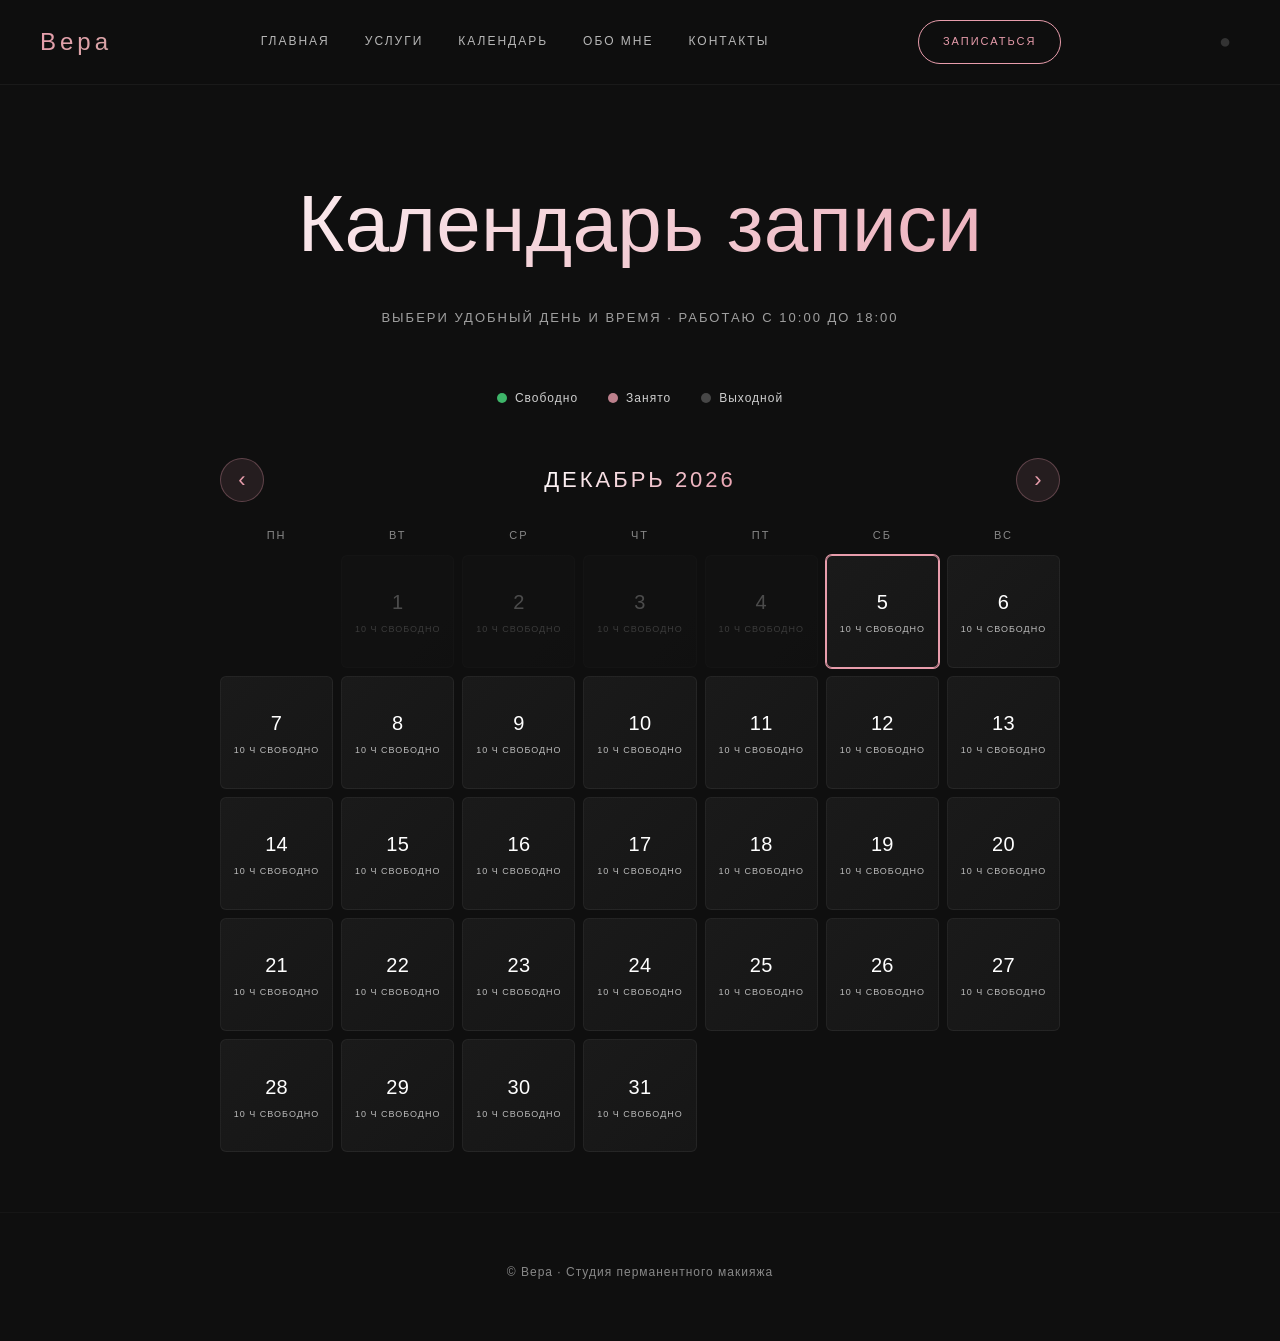
<file: calendar.html>
<!DOCTYPE html>
<html lang="ru">
<head>
<meta charset="UTF-8">
<title>Календарь записи — Вера</title>
<meta name="description" content="Свободные дни и часы для записи на перманентный макияж">
<meta name="viewport" content="width=device-width, initial-scale=1.0, maximum-scale=1.0">
<meta http-equiv="Cache-Control" content="no-cache, no-store, must-revalidate">
<meta http-equiv="Pragma" content="no-cache">
<meta http-equiv="Expires" content="0">
<link rel="stylesheet" href="css/style.css">
<link rel="stylesheet" href="css/calendar.css">
</head>
<body>

<header id="header">
  <a href="index.html" class="logo" data-edit="site-name">Вера</a>
  <nav>
    <a href="index.html" data-edit="nav-home">Главная</a>
    <a href="services.html" data-edit="nav-services">Услуги</a>
    <a href="calendar.html" data-edit="nav-calendar">Календарь</a>
    <a href="about.html" data-edit="nav-about">Обо мне</a>
    <a href="contacts.html" data-edit="nav-contacts">Контакты</a>
  </nav>
  <a href="https://vk.com/veronikaavakyan" class="btn-book" data-edit="btn-book">Записаться</a>
  <button id="editBtn" class="btn-edit" style="display:none">✏ Редактировать</button>
  <button id="adminBtn" title="Админ">●</button>
</header>

<section class="page-hero">
  <h1 data-edit="cal-h1">Календарь записи</h1>
  <p data-edit="cal-sub">Выбери удобный день и время · работаю с 10:00 до 18:00</p>
</section>

<!-- Легенда -->
<section class="cal-legend">
  <div class="legend-item"><span class="dot free"></span>Свободно</div>
  <div class="legend-item"><span class="dot busy"></span>Занято</div>
  <div class="legend-item"><span class="dot off"></span>Выходной</div>
  <div class="legend-item admin-only"><span class="dot booked"></span>Запись клиента</div>
</section>

<!-- Контейнер календаря -->
<section class="calendar-wrap">
  <div class="cal-nav">
    <button id="prevMonth">‹</button>
    <h2 id="monthLabel">—</h2>
    <button id="nextMonth">›</button>
  </div>

  <div class="cal-weekdays">
    <span>Пн</span><span>Вт</span><span>Ср</span><span>Чт</span><span>Пт</span><span>Сб</span><span>Вс</span>
  </div>

  <div class="cal-grid" id="calGrid"></div>
</section>

<!-- Панель часов выбранного дня -->
<section class="day-panel" id="dayPanel" style="display:none">
  <div class="day-panel-head">
    <h3 id="dayTitle">—</h3>
    <button id="dayClose">✕</button>
  </div>

  <!-- Только для админа -->
  <div class="admin-day-controls admin-only">
    <button id="toggleDayOff">🌙 Сделать выходным</button>
    <button id="clearDay">♻ Очистить день</button>
  </div>

  <div class="hours-grid" id="hoursGrid"></div>

  <!-- Кнопка записи для клиента -->
  <div class="day-cta client-only">
    <p>Понравился слот? Напиши мне в VK — закреплю время за тобой.</p>
    <a href="https://vk.com/veronikaavakyan" class="big-btn">Записаться в VK</a>
  </div>
</section>

<!-- Модалка добавления записи (только админ) -->
<div id="bookingModal" class="admin-modal">
  <div class="admin-box booking-box">
    <h3>Запись клиента</h3>
    <p id="bookingSlotInfo" style="opacity:.6;font-size:13px"></p>
    <input type="text" id="clientName" placeholder="Имя клиента">
    <input type="text" id="clientPhone" placeholder="Телефон / Telegram">
    <select id="clientService">
      <option value="Перманент губ">Перманент губ</option>
      <option value="Перманент бровей">Перманент бровей</option>
      <option value="Межресничка / Стрелки">Межресничка / Стрелки</option>
      <option value="Художественное тату">Художественное тату</option>
      <option value="Коррекция">Коррекция</option>
      <option value="Удаление">Удаление</option>
      <option value="Другое">Другое</option>
    </select>
    <textarea id="clientNote" placeholder="Заметка (необязательно)" rows="2"></textarea>
    <div class="booking-btns">
      <button id="bookingSave">Сохранить запись</button>
      <button id="bookingDelete" style="background:#3a1f1f;color:#e89dac;border:1px solid #5a2a2a">🗑 Удалить</button>
      <button id="bookingCancel">Отмена</button>
    </div>
  </div>
</div>

<footer>
  <p data-edit="footer-text">© Вера · Студия перманентного макияжа</p>
</footer>

<!-- Общая админка -->
<div id="adminModal" class="admin-modal">
  <div class="admin-box">
    <h3>Вход администратора</h3>
    <input type="password" id="adminPass" placeholder="Пароль">
    <button id="adminLogin">Войти</button>
    <button id="adminClose">Отмена</button>
  </div>
</div>
<div id="adminPanel" class="admin-panel">
  <span>🔓 Админ режим — кликай по часам чтобы добавить запись</span>
  <button id="setupGitHubToken">🔑 Настроить токен</button>
  <button id="calendarSave">💾 Сохранить в GitHub</button>
  <button id="adminExport">📄 История</button>
  <button id="adminExportJSON">💾 Бэкап</button>
  <button id="adminImport">⬆ Импорт</button>
  <button id="adminLogout">Выйти</button>
  <input type="file" id="importFile" accept="application/json" style="display:none">
</div>

<script src="js/github-sync.js"></script>
<script src="js/main.js"></script>
<script src="js/calendar.js"></script>
</body>
</html>
</file>
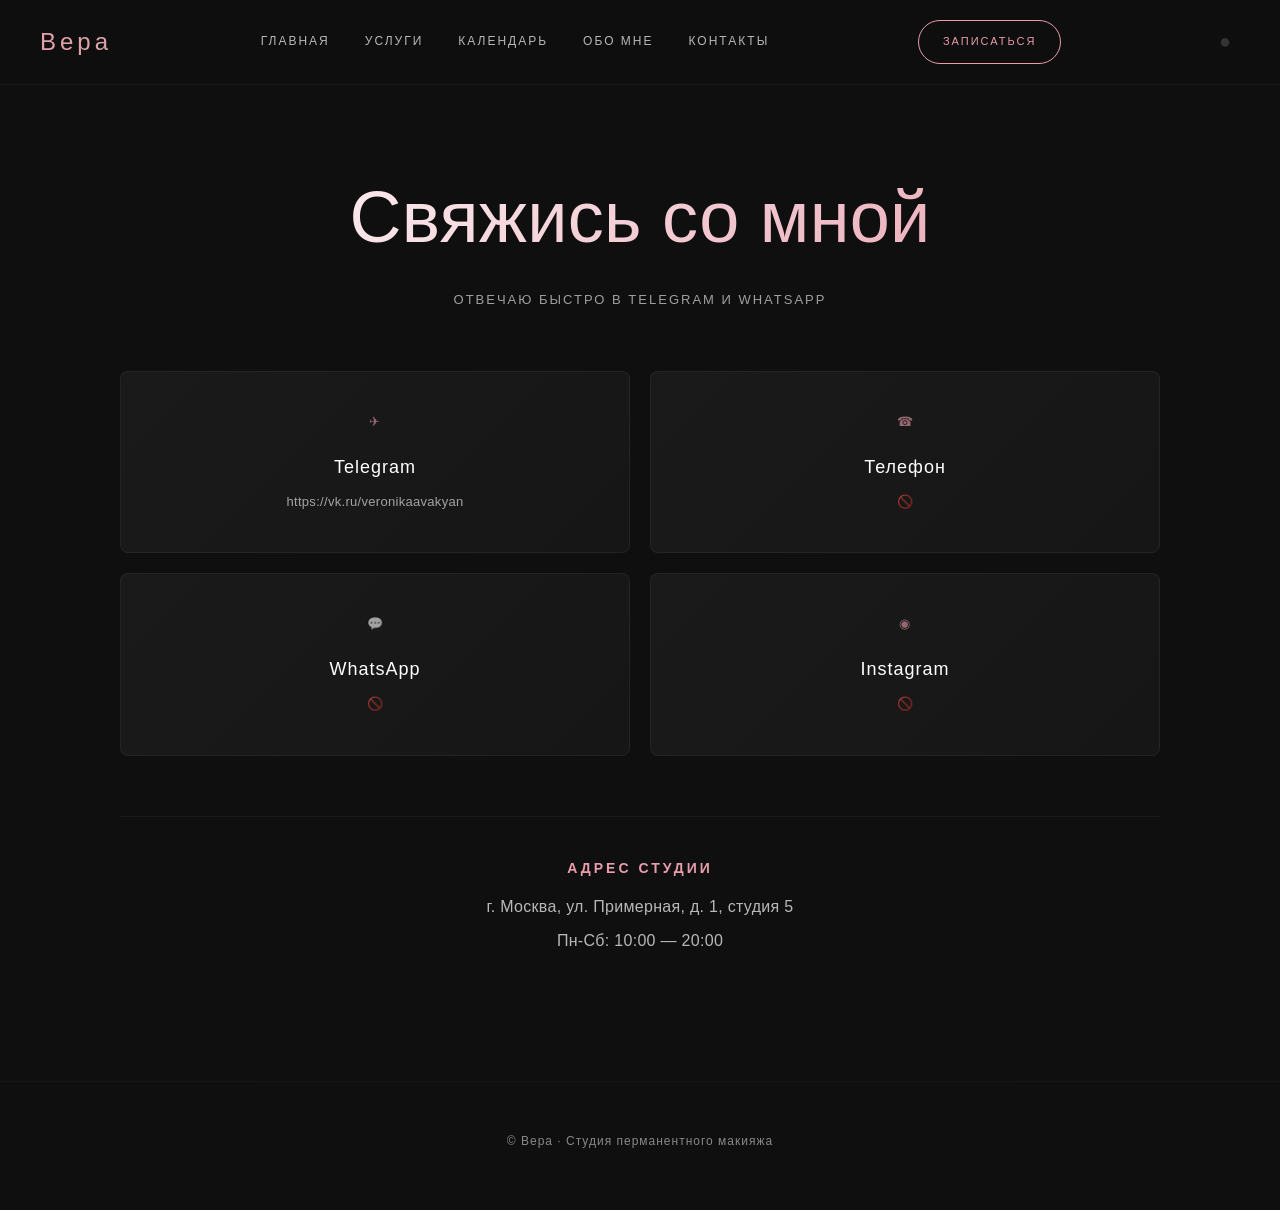
<file: contacts.html>
<!DOCTYPE html>
<html lang="ru">
<head>
<meta charset="UTF-8">
<title>Контакты — Вера</title>
<meta name="viewport" content="width=device-width, initial-scale=1.0, maximum-scale=1.0">
<meta http-equiv="Cache-Control" content="no-cache, no-store, must-revalidate">
<meta http-equiv="Pragma" content="no-cache">
<meta http-equiv="Expires" content="0">
<link rel="stylesheet" href="css/style.css">
</head>
<body>

<header id="header">
  <a href="index.html" class="logo" data-edit="site-name">Вера</a>
  <nav>
    <a href="index.html" data-edit="nav-home">Главная</a>
    <a href="services.html" data-edit="nav-services">Услуги</a>
    <a href="calendar.html" data-edit="nav-calendar">Календарь</a>
    <a href="about.html" data-edit="nav-about">Обо мне</a>
    <a href="contacts.html" data-edit="nav-contacts">Контакты</a>
  </nav>
  <a href="https://vk.com/veronikaavakyan" class="btn-book" data-edit="btn-book">Записаться</a>
  <button id="editBtn" class="btn-edit" style="display:none">✏ Редактировать</button>
  <button id="adminBtn">●</button>
</header>

<section class="contacts-section">
  <h1 data-edit="contacts-h1">Свяжись со мной</h1>
  <p data-edit="contacts-sub">Отвечаю быстро в Telegram и WhatsApp</p>

  <div class="contacts-grid">
    <a href="https://vk.ru/veronikaavakyan" class="contact-card tg">
      <span class="contact-icon">✈</span>
      <b data-edit="cnt-1-title">Telegram</b>
      <span data-edit="cnt-1-val">https://vk.ru/veronikaavakyan</span>
    </a>
    <a href="🚫" class="contact-card phone">
      <span class="contact-icon">☎</span>
      <b data-edit="cnt-2-title">Телефон</b>
      <span data-edit="cnt-2-val">🚫</span>
    </a>
    <a href="🚫" class="contact-card wa">
      <span class="contact-icon">💬</span>
      <b data-edit="cnt-3-title">WhatsApp</b>
      <span data-edit="cnt-3-val">🚫</span>
    </a>
    <a href="#" class="contact-card ig">
      <span class="contact-icon">◉</span>
      <b data-edit="cnt-4-title">Instagram</b>
      <span data-edit="cnt-4-val">🚫</span>
    </a>
  </div>

  <div class="address-block">
    <h3 data-edit="addr-title">Адрес студии</h3>
    <p data-edit="addr-text">г. Москва, ул. Примерная, д. 1, студия 5</p>
    <p data-edit="addr-hours">Пн-Сб: 10:00 — 20:00</p>
  </div>
</section>

<footer>
  <p data-edit="footer-text">© Вера · Студия перманентного макияжа</p>
</footer>

<div id="adminModal" class="admin-modal">
  <div class="admin-box">
    <h3>Вход администратора</h3>
    <input type="password" id="adminPass" placeholder="Пароль">
    <button id="adminLogin">Войти</button>
    <button id="adminClose">Отмена</button>
  </div>
</div>
<div id="adminPanel" class="admin-panel">
  <span>🔓 Админ режим</span>
  <button id="adminSave">💾 Сохранить</button>
  <button id="adminLogout">Выйти</button>
</div>

<script src="js/github-sync.js"></script>
<script src="js/main.js"></script>
</body>
</html>
</file>
<file: css/style.css>
/* === RESET === */
*{margin:0;padding:0;box-sizing:border-box;-webkit-tap-highlight-color:transparent}
html,body{overflow-x:hidden}
body{
  font-family:'Helvetica Neue',Arial,sans-serif;
  background:#0f0f0f;color:#fff;
  font-weight:300;letter-spacing:0.3px;
  line-height:1.6;
}
a{color:inherit;text-decoration:none}
img{max-width:100%;display:block}

/* === PRELOADER === */
#loader{
  position:fixed;inset:0;background:#0f0f0f;z-index:9999;
  display:flex;flex-direction:column;align-items:center;justify-content:center;
  transition:opacity .8s;
}
#loader.hide{opacity:0;pointer-events:none}
.loader-timeline{display:flex;align-items:center;gap:20px;margin-bottom:30px;font-size:11px;letter-spacing:3px;color:#888}
.loader-timeline .line{width:120px;height:1px;background:#444}
.loader-bar{width:200px;height:2px;background:#222;overflow:hidden}
.loader-fill{height:100%;background:#e89dac;animation:fill 2s ease forwards}
@keyframes fill{from{width:0}to{width:100%}}
.loader-name{margin-top:30px;font-size:32px;letter-spacing:8px;font-weight:200}

/* === HEADER === */
#header{
  position:fixed;top:0;left:0;right:0;z-index:100;
  display:flex;align-items:center;justify-content:space-between;
  padding:20px 40px;
  background:rgba(15,15,15,0.85);
  backdrop-filter:blur(20px);
  -webkit-backdrop-filter:blur(20px);
  border-bottom:1px solid rgba(255,255,255,0.05);
}
.logo{
  font-size:24px;font-weight:300;letter-spacing:4px;
  background:linear-gradient(135deg,#e89dac,#d4a5a5);
  -webkit-background-clip:text;-webkit-text-fill-color:transparent;
  background-clip:text;
}
#header nav{display:flex;gap:35px}
#header nav a{
  font-size:12px;letter-spacing:2px;text-transform:uppercase;
  opacity:0.7;transition:opacity .3s;
}
#header nav a:hover{opacity:1}
.btn-book{
  padding:12px 24px;
  border:1px solid #e89dac;
  border-radius:50px;
  font-size:11px;letter-spacing:2px;text-transform:uppercase;
  color:#e89dac;transition:all .3s;
}
.btn-book:hover{background:#e89dac;color:#0f0f0f}
.btn-edit{
  padding:12px 24px;
  border:1px solid #4CAF50;
  border-radius:50px;
  font-size:11px;letter-spacing:2px;text-transform:uppercase;
  color:#4CAF50;transition:all .3s;
  background:none;cursor:pointer;
}
.btn-edit:hover{background:#4CAF50;color:#0f0f0f}
#adminBtn{
  background:none;border:none;color:#333;font-size:20px;cursor:pointer;
  width:30px;height:30px;
}
#adminBtn:hover{color:#e89dac}

/* === HERO === */
#hero{
  min-height:100vh;display:flex;align-items:center;justify-content:center;
  text-align:center;padding:120px 20px 60px;
  background:radial-gradient(ellipse at center,#1a1a1a 0%,#0f0f0f 70%);
  position:relative;overflow:hidden;
}
#hero::before{
  content:'';position:absolute;inset:0;
  background:url('https://images.unsplash.com/photo-1487412947147-5cebf100ffc2?w=1920&q=80') center/cover;
  opacity:0.15;filter:blur(2px);
}
.hero-text{position:relative;z-index:2}
.hero-text h1{
  font-size:clamp(48px,8vw,120px);
  font-weight:200;line-height:1;
  letter-spacing:-2px;margin-bottom:30px;
  background:linear-gradient(135deg,#fff 0%,#e89dac 50%,#d4a5a5 100%);
  -webkit-background-clip:text;-webkit-text-fill-color:transparent;
  background-clip:text;
}
.hero-text p{
  font-size:14px;letter-spacing:4px;text-transform:uppercase;
  opacity:0.6;margin-bottom:40px;
}
.hero-cta{
  display:inline-block;padding:18px 40px;
  border:1px solid rgba(232,157,172,0.5);
  border-radius:50px;
  font-size:13px;letter-spacing:3px;text-transform:uppercase;
  transition:all .4s;
  background:rgba(232,157,172,0.1);
}
.hero-cta:hover{background:#e89dac;color:#0f0f0f;transform:translateY(-2px)}

/* === WORKS GRID (стиль WeLoveNoise) === */
#works{padding:100px 30px;max-width:1400px;margin:0 auto}
.section-title{
  font-size:14px;letter-spacing:4px;text-transform:uppercase;
  text-align:center;opacity:0.5;margin-bottom:60px;
}
.works-grid{
  display:grid;
  grid-template-columns:repeat(4,1fr);
  grid-auto-rows:200px;
  gap:15px;
}
.work-item{
  position:relative;overflow:hidden;border-radius:4px;
  background:#1a1a1a;cursor:pointer;
}
.work-item.big{grid-column:span 2;grid-row:span 2}
.work-item img{
  width:100%;height:100%;object-fit:cover;
  transition:transform .8s,filter .4s;
  filter:grayscale(20%) brightness(0.8);
}
.work-item:hover img{transform:scale(1.08);filter:grayscale(0) brightness(1)}
.work-item span{
  position:absolute;bottom:20px;left:20px;
  font-size:12px;letter-spacing:2px;text-transform:uppercase;
  background:rgba(0,0,0,0.6);padding:8px 14px;border-radius:3px;
  opacity:0;transform:translateY(10px);transition:all .4s;
}
.work-item:hover span{opacity:1;transform:translateY(0)}

/* === FEATURES === */
#features{
  display:grid;grid-template-columns:repeat(3,1fr);
  gap:30px;padding:80px 40px;max-width:1400px;margin:0 auto;
}
.feature{
  padding:50px 30px;
  background:linear-gradient(135deg,#1a1a1a 0%,#161616 100%);
  border:1px solid rgba(255,255,255,0.05);
  border-radius:8px;transition:transform .4s;
}
.feature:hover{transform:translateY(-8px);border-color:rgba(232,157,172,0.3)}
.feature-num{
  font-size:48px;font-weight:100;color:#e89dac;margin-bottom:20px;
}
.feature h3{
  font-size:20px;font-weight:400;margin-bottom:15px;letter-spacing:1px;
}
.feature p{font-size:14px;opacity:0.6;line-height:1.7}

/* === CTA BLOCK === */
#cta-block{
  padding:120px 30px;text-align:center;
  background:linear-gradient(135deg,#1a1212 0%,#0f0f0f 100%);
}
#cta-block h2{
  font-size:clamp(32px,5vw,56px);font-weight:200;margin-bottom:20px;
  background:linear-gradient(135deg,#fff,#e89dac);
  -webkit-background-clip:text;-webkit-text-fill-color:transparent;
  background-clip:text;
}
#cta-block p{opacity:0.6;margin-bottom:40px;letter-spacing:2px;font-size:13px;text-transform:uppercase}
.big-btn{
  display:inline-block;padding:22px 50px;
  background:linear-gradient(135deg,#e89dac,#d4a5a5);
  color:#0f0f0f;border-radius:50px;
  font-size:13px;letter-spacing:3px;text-transform:uppercase;font-weight:500;
  transition:all .4s;
  box-shadow:0 10px 40px rgba(232,157,172,0.3);
}
.big-btn:hover{transform:translateY(-3px);box-shadow:0 15px 50px rgba(232,157,172,0.5)}

/* === PAGE HERO === */
.page-hero{
  padding:160px 30px 60px;text-align:center;
}
.page-hero h1{
  font-size:clamp(40px,7vw,80px);font-weight:200;
  background:linear-gradient(135deg,#fff,#e89dac);
  -webkit-background-clip:text;-webkit-text-fill-color:transparent;
  background-clip:text;margin-bottom:20px;
}
.page-hero p{opacity:0.6;letter-spacing:2px;font-size:13px;text-transform:uppercase}

/* === SERVICES LIST === */
.services-list{max-width:1200px;margin:0 auto;padding:60px 30px}
.service-card{
  display:grid;grid-template-columns:1fr 1fr;gap:50px;
  align-items:center;margin-bottom:100px;
}
.service-card.reverse{direction:rtl}
.service-card.reverse .service-info{direction:ltr}
.service-card img{
  width:100%;height:400px;object-fit:cover;border-radius:8px;
  filter:grayscale(15%);transition:filter .4s;
}
.service-card:hover img{filter:grayscale(0)}
.service-info h2{
  font-size:36px;font-weight:300;margin-bottom:20px;letter-spacing:1px;
}
.service-info p{opacity:0.7;font-size:15px;line-height:1.8;margin-bottom:25px}
.price{
  display:inline-block;font-size:24px;color:#e89dac;font-weight:300;
  padding:10px 25px;border:1px solid rgba(232,157,172,0.3);border-radius:50px;
}

/* === ABOUT === */
.about-section{
  display:grid;grid-template-columns:1fr 1fr;gap:80px;
  max-width:1200px;margin:0 auto;padding:160px 30px 80px;
  align-items:center;
}
.about-photo img{
  width:100%;height:600px;object-fit:cover;border-radius:8px;
  filter:grayscale(10%);
}
.about-label{
  font-size:11px;letter-spacing:4px;color:#e89dac;text-transform:uppercase;
}
.about-text h1{
  font-size:56px;font-weight:200;margin:15px 0 30px;
  background:linear-gradient(135deg,#fff,#e89dac);
  -webkit-background-clip:text;-webkit-text-fill-color:transparent;
  background-clip:text;
}
.about-text p{opacity:0.7;margin-bottom:20px;line-height:1.8}
.stats{display:flex;gap:40px;margin-top:40px}
.stats > div{display:flex;flex-direction:column}
.stats b{font-size:36px;color:#e89dac;font-weight:200}
.stats span{font-size:12px;letter-spacing:2px;opacity:0.6;text-transform:uppercase;margin-top:5px}

.quote-section{
  text-align:center;padding:80px 30px;max-width:900px;margin:0 auto;
}
.quote-section blockquote{
  font-size:clamp(20px,3vw,32px);font-weight:200;font-style:italic;
  line-height:1.5;margin-bottom:30px;
  color:#e89dac;
}
.quote-section cite{opacity:0.5;letter-spacing:2px;font-size:12px;text-transform:uppercase;font-style:normal}

/* === CONTACTS === */
.contacts-section{
  max-width:1100px;margin:0 auto;padding:160px 30px 80px;text-align:center;
}
.contacts-section h1{
  font-size:clamp(40px,6vw,72px);font-weight:200;margin-bottom:15px;
  background:linear-gradient(135deg,#fff,#e89dac);
  -webkit-background-clip:text;-webkit-text-fill-color:transparent;
  background-clip:text;
}
.contacts-section > p{opacity:0.6;letter-spacing:2px;font-size:13px;text-transform:uppercase;margin-bottom:60px}
.contacts-grid{
  display:grid;grid-template-columns:repeat(2,1fr);gap:20px;margin-bottom:60px;
}
.contact-card{
  padding:40px 30px;
  background:linear-gradient(135deg,#1a1a1a,#161616);
  border:1px solid rgba(255,255,255,0.05);
  border-radius:8px;
  display:flex;flex-direction:column;align-items:center;gap:10px;
  transition:all .4s;
}
.contact-card:hover{
  transform:translateY(-5px);border-color:rgba(232,157,172,0.4);
  background:linear-gradient(135deg,#1f1818,#161616);
}
.contact-icon{font-size:32px;color:#e89dac;margin-bottom:10px}
.contact-card b{font-size:18px;font-weight:400;letter-spacing:1px}
.contact-card span{font-size:13px;opacity:0.6}
.address-block{
  padding:40px;border-top:1px solid rgba(255,255,255,0.05);
}
.address-block h3{font-size:14px;letter-spacing:3px;text-transform:uppercase;color:#e89dac;margin-bottom:15px}
.address-block p{opacity:0.7;margin-bottom:8px}

/* === FOOTER === */
footer{
  padding:50px 30px;text-align:center;
  border-top:1px solid rgba(255,255,255,0.05);
  opacity:0.5;font-size:12px;letter-spacing:1px;
}
footer p{margin-bottom:8px}

/* === ADMIN === */
.admin-modal{
  display:none;position:fixed;inset:0;background:rgba(0,0,0,0.9);
  z-index:10000;align-items:center;justify-content:center;
}
.admin-modal.show{display:flex}
.admin-box{
  background:#1a1a1a;padding:40px;border-radius:8px;
  border:1px solid rgba(232,157,172,0.3);
  display:flex;flex-direction:column;gap:15px;min-width:300px;
}
.admin-box h3{font-weight:300;letter-spacing:2px;margin-bottom:10px}
.admin-box input{
  padding:14px;background:#0f0f0f;border:1px solid #333;
  color:#fff;border-radius:4px;font-size:14px;
}
.admin-box button{
  padding:12px;background:#e89dac;color:#0f0f0f;border:none;
  border-radius:4px;cursor:pointer;font-size:12px;letter-spacing:2px;
  text-transform:uppercase;
}
.admin-box button:last-child{background:transparent;color:#666;border:1px solid #333}

.admin-panel{
  display:none;position:fixed;bottom:0;left:0;right:0;
  background:#e89dac;color:#0f0f0f;padding:15px 30px;
  z-index:9998;align-items:center;justify-content:space-between;
  font-size:13px;letter-spacing:1px;
}
.admin-panel.show{display:flex}
.admin-panel button{
  padding:8px 20px;background:#0f0f0f;color:#e89dac;border:none;
  border-radius:4px;cursor:pointer;margin-left:10px;font-size:11px;
  letter-spacing:1px;text-transform:uppercase;
}
body.admin-mode [data-edit]{
  outline:1px dashed rgba(232,157,172,0.5);outline-offset:3px;
  cursor:text;transition:outline .2s;
}
body.admin-mode [data-edit]:hover{outline:1px solid #e89dac;background:rgba(232,157,172,0.1)}
body.admin-mode [data-edit-img]{
  outline:2px dashed #e89dac;cursor:pointer;
}

/* === МОБИЛЬНАЯ ВЕРСИЯ === */
@media (max-width:768px){
  #header{padding:15px 20px;flex-wrap:wrap}
  #header nav{
    order:3;width:100%;justify-content:space-around;
    margin-top:15px;padding-top:15px;
    border-top:1px solid rgba(255,255,255,0.05);
    gap:10px;
  }
  #header nav a{font-size:10px;letter-spacing:1px}
  .logo{font-size:20px;letter-spacing:3px}
  .btn-book{padding:8px 16px;font-size:10px}
  
  .hero-text h1{font-size:56px;letter-spacing:-1px}
  .hero-text p{font-size:11px;letter-spacing:2px}
  
  .works-grid{
    grid-template-columns:repeat(2,1fr);
    grid-auto-rows:160px;gap:10px;
  }
  .work-item.big{grid-column:span 2;grid-row:span 1}
  .work-item span{font-size:10px;padding:6px 10px;bottom:10px;left:10px;opacity:1}
  
  #features{grid-template-columns:1fr;gap:15px;padding:60px 20px}
  .feature{padding:35px 25px}
  
  .service-card,.service-card.reverse{
    grid-template-columns:1fr;direction:ltr;gap:25px;margin-bottom:60px;
  }
  .service-card img{height:280px}
  .service-info h2{font-size:28px}
  
  .about-section{grid-template-columns:1fr;gap:40px;padding:120px 20px 60px}
  .about-photo img{height:400px}
  .about-text h1{font-size:40px}
  .stats{gap:25px;flex-wrap:wrap}
  .stats b{font-size:28px}
  
  .contacts-grid{grid-template-columns:1fr;gap:15px}
  .contact-card{padding:30px 20px}
  
  #cta-block{padding:80px 20px}
  .big-btn{padding:18px 35px;font-size:11px;letter-spacing:2px}
  
  .admin-panel{padding:12px 15px;font-size:11px;flex-wrap:wrap;gap:8px}
}

@media (max-width:480px){
  .hero-text h1{font-size:44px}
  .works-grid{grid-auto-rows:140px}
  .page-hero{padding:130px 20px 40px}
}
</file>
<file: css/calendar.css>
/* === ЛЕГЕНДА === */
.cal-legend{
  display:flex;justify-content:center;gap:30px;flex-wrap:wrap;
  padding:0 30px 30px;font-size:12px;letter-spacing:1px;opacity:.8;
}
.legend-item{display:flex;align-items:center;gap:8px}
.dot{width:10px;height:10px;border-radius:50%;display:inline-block}
.dot.free{background:#4ade80}
.dot.busy{background:#e89dac}
.dot.off{background:#555}
.dot.booked{background:#fbbf24}

/* По умолчанию админ-элементы скрыты, клиентские видны */
.admin-only{display:none !important}
body.admin-mode .admin-only{display:flex !important}
body.admin-mode .client-only{display:none !important}

/* === КАЛЕНДАРЬ === */
.calendar-wrap{
  max-width:900px;margin:0 auto;padding:20px 30px 60px;
}
.cal-nav{
  display:flex;align-items:center;justify-content:space-between;
  margin-bottom:25px;
}
.cal-nav h2{
  font-size:22px;font-weight:300;letter-spacing:3px;text-transform:uppercase;
  background:linear-gradient(135deg,#fff,#e89dac);
  -webkit-background-clip:text;-webkit-text-fill-color:transparent;background-clip:text;
}
.cal-nav button{
  width:44px;height:44px;border-radius:50%;
  background:rgba(232,157,172,0.1);border:1px solid rgba(232,157,172,0.3);
  color:#e89dac;font-size:22px;cursor:pointer;transition:all .3s;
}
.cal-nav button:hover{background:#e89dac;color:#0f0f0f}

.cal-weekdays{
  display:grid;grid-template-columns:repeat(7,1fr);gap:8px;
  margin-bottom:10px;text-align:center;
  font-size:11px;letter-spacing:2px;opacity:.5;text-transform:uppercase;
}

.cal-grid{
  display:grid;grid-template-columns:repeat(7,1fr);gap:8px;
}
.cal-day{
  aspect-ratio:1;
  background:linear-gradient(135deg,#1a1a1a,#161616);
  border:1px solid rgba(255,255,255,0.05);
  border-radius:6px;
  display:flex;flex-direction:column;align-items:center;justify-content:center;
  cursor:pointer;transition:all .3s;
  position:relative;font-weight:300;
}
.cal-day:hover{border-color:rgba(232,157,172,0.5);transform:translateY(-2px)}
.cal-day.empty{visibility:hidden}
.cal-day.past{opacity:.25;cursor:not-allowed;pointer-events:none}
.cal-day.today{border-color:#e89dac;box-shadow:0 0 0 1px #e89dac}
.cal-day.selected{background:linear-gradient(135deg,#e89dac,#d4a5a5);color:#0f0f0f}
.cal-day .num{font-size:20px;font-weight:300}
.cal-day .info{font-size:9px;letter-spacing:1px;margin-top:4px;opacity:.7;text-transform:uppercase}

.cal-day.has-bookings::after{
  content:'';position:absolute;top:6px;right:6px;
  width:6px;height:6px;border-radius:50%;background:#fbbf24;
}
.cal-day.day-off{background:#1a1414;color:#666}
.cal-day.day-off::before{
  content:'🌙';position:absolute;top:4px;left:6px;font-size:10px;opacity:.7;
}
.cal-day.fully-busy{background:linear-gradient(135deg,#3a1f24,#2a1517);color:#e89dac}

/* === ПАНЕЛЬ ДНЯ === */
.day-panel{
  max-width:900px;margin:0 auto 60px;padding:30px;
  background:linear-gradient(135deg,#1a1a1a,#141414);
  border:1px solid rgba(232,157,172,0.2);
  border-radius:10px;
  margin-left:30px;margin-right:30px;
}
.day-panel-head{
  display:flex;justify-content:space-between;align-items:center;
  margin-bottom:20px;padding-bottom:15px;
  border-bottom:1px solid rgba(255,255,255,.05);
}
.day-panel-head h3{
  font-size:22px;font-weight:300;letter-spacing:1px;color:#e89dac;
}
#dayClose{
  background:none;border:none;color:#666;font-size:22px;cursor:pointer;
  width:36px;height:36px;border-radius:50%;transition:all .3s;
}
#dayClose:hover{background:rgba(255,255,255,.05);color:#fff}

.admin-day-controls{gap:12px;margin-bottom:20px;flex-wrap:wrap}
.admin-day-controls button{
  padding:10px 18px;background:rgba(232,157,172,.1);
  border:1px solid rgba(232,157,172,.3);color:#e89dac;
  border-radius:6px;cursor:pointer;font-size:12px;letter-spacing:1px;
  transition:all .3s;
}
.admin-day-controls button:hover{background:#e89dac;color:#0f0f0f}

.hours-grid{
  display:flex;flex-direction:column;gap:10px;
}
.hour-slot{
  padding:14px 16px;border-radius:6px;text-align:left;
  background:rgba(74,222,128,.08);border:1px solid rgba(74,222,128,.3);
  color:#a3e9bf;font-size:14px;letter-spacing:1px;cursor:pointer;
  transition:all .3s;position:relative;
}
.hour-slot:hover{background:rgba(74,222,128,.18)}
.hour-slot.busy{
  background:rgba(232,157,172,.1);border-color:rgba(232,157,172,.3);
  color:#e89dac;cursor:not-allowed;
}
.hour-slot.booked{
  background:rgba(251,191,36,.12);border-color:rgba(251,191,36,.4);
  color:#fbbf24;cursor:pointer;
}
.hour-slot.break{
  background:rgba(120,120,120,.1);border-color:rgba(120,120,120,.3);
  color:#888;
}
.hour-slot.hour-marker{
  background:rgba(255,255,255,.02);border-color:rgba(255,255,255,.05);
  color:#666;cursor:pointer;padding:8px 16px;
}
.hour-slot.hour-marker:hover{background:rgba(74,222,128,.05)}
.hour-slot.add-slot{
  background:rgba(74,222,128,.05);border:1px dashed rgba(74,222,128,.4);
  color:#4ade80;text-align:center;
}
.hour-slot.add-slot:hover{background:rgba(74,222,128,.12)}
.hour-slot .label{display:block;font-size:9px;opacity:.7;margin-top:4px;letter-spacing:.5px}
.hour-slot .client{
  display:block;font-size:10px;margin-top:4px;opacity:.85;
  white-space:nowrap;overflow:hidden;text-overflow:ellipsis;
}

.day-cta{
  margin-top:25px;padding-top:20px;
  border-top:1px solid rgba(255,255,255,.05);
  text-align:center;
}
.day-cta p{opacity:.6;font-size:13px;margin-bottom:18px}

/* Booking modal */
.booking-box{min-width:340px;max-width:90vw}
.booking-box input,.booking-box select,.booking-box textarea{
  padding:12px;background:#0f0f0f;border:1px solid #333;color:#fff;
  border-radius:4px;font-size:14px;font-family:inherit;
}
.booking-box textarea{resize:vertical}
.booking-btns{display:flex;gap:8px;flex-wrap:wrap;margin-top:5px}
.booking-btns button{flex:1;min-width:90px}

/* мобильная адаптация */
@media (max-width:600px){
  .cal-legend{gap:14px;font-size:11px;padding:0 15px 30px}
  .calendar-wrap{padding:20px 15px 60px}
  .cal-nav h2{font-size:18px;letter-spacing:1px}
  .cal-nav button{width:38px;height:38px;font-size:18px}
  .cal-weekdays{gap:4px;font-size:10px;letter-spacing:1px}
  .cal-grid{gap:4px}
  .cal-day{border-radius:4px}
  .cal-day .num{font-size:16px}
  .cal-day .info{font-size:7px;letter-spacing:0.5px;margin-top:2px}
  .cal-day.has-bookings::after{top:4px;right:4px;width:5px;height:5px}
  .day-panel{padding:20px 15px;margin-left:15px;margin-right:15px}
  .day-panel-head h3{font-size:18px}
  .admin-day-controls{gap:8px}
  .admin-day-controls button{padding:8px 14px;font-size:11px}
  .hours-grid{gap:6px}
  .hour-slot{padding:10px 12px;font-size:12px}
  .hour-slot .label{font-size:8px;margin-top:3px}
  .hour-slot .client{font-size:9px;margin-top:3px}
  .booking-box{min-width:280px}
  .booking-box input,.booking-box select,.booking-box textarea{padding:10px;font-size:13px}
  .booking-btns button{font-size:12px;padding:10px}
}
</file>
